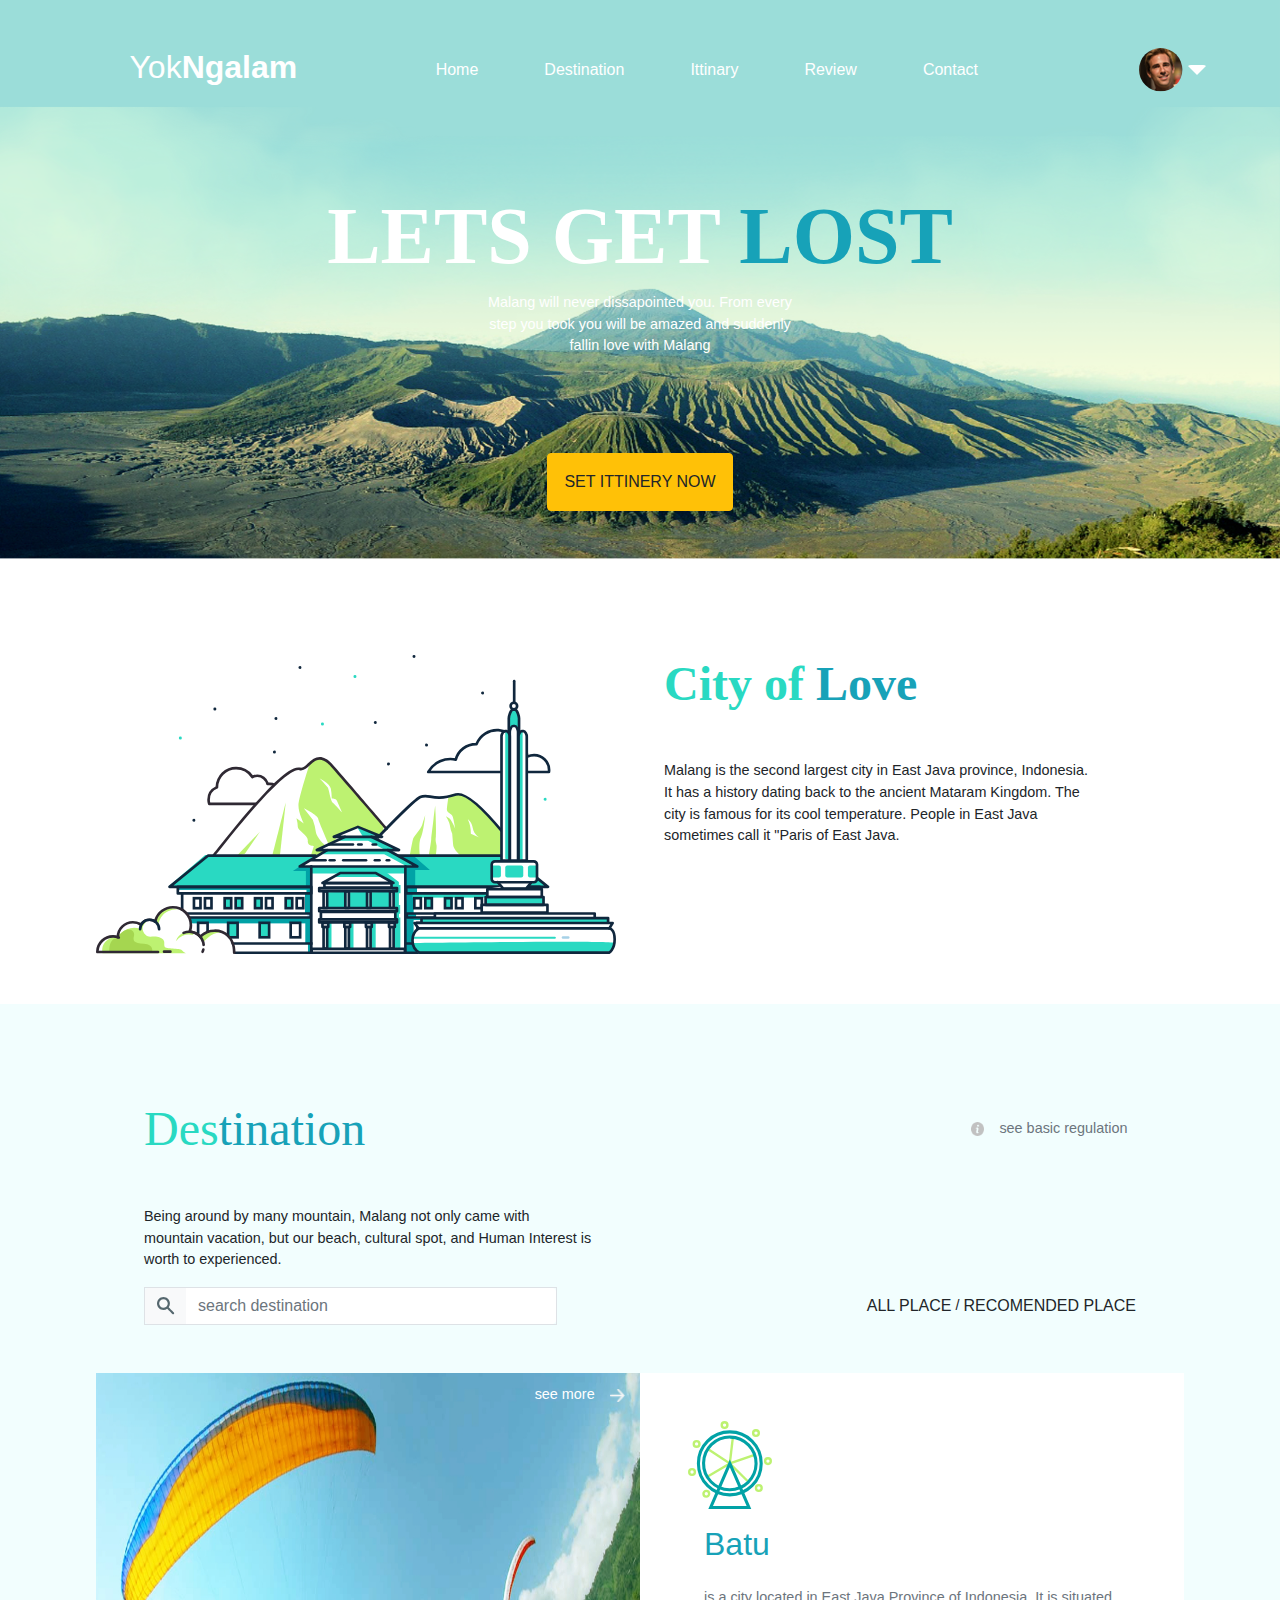
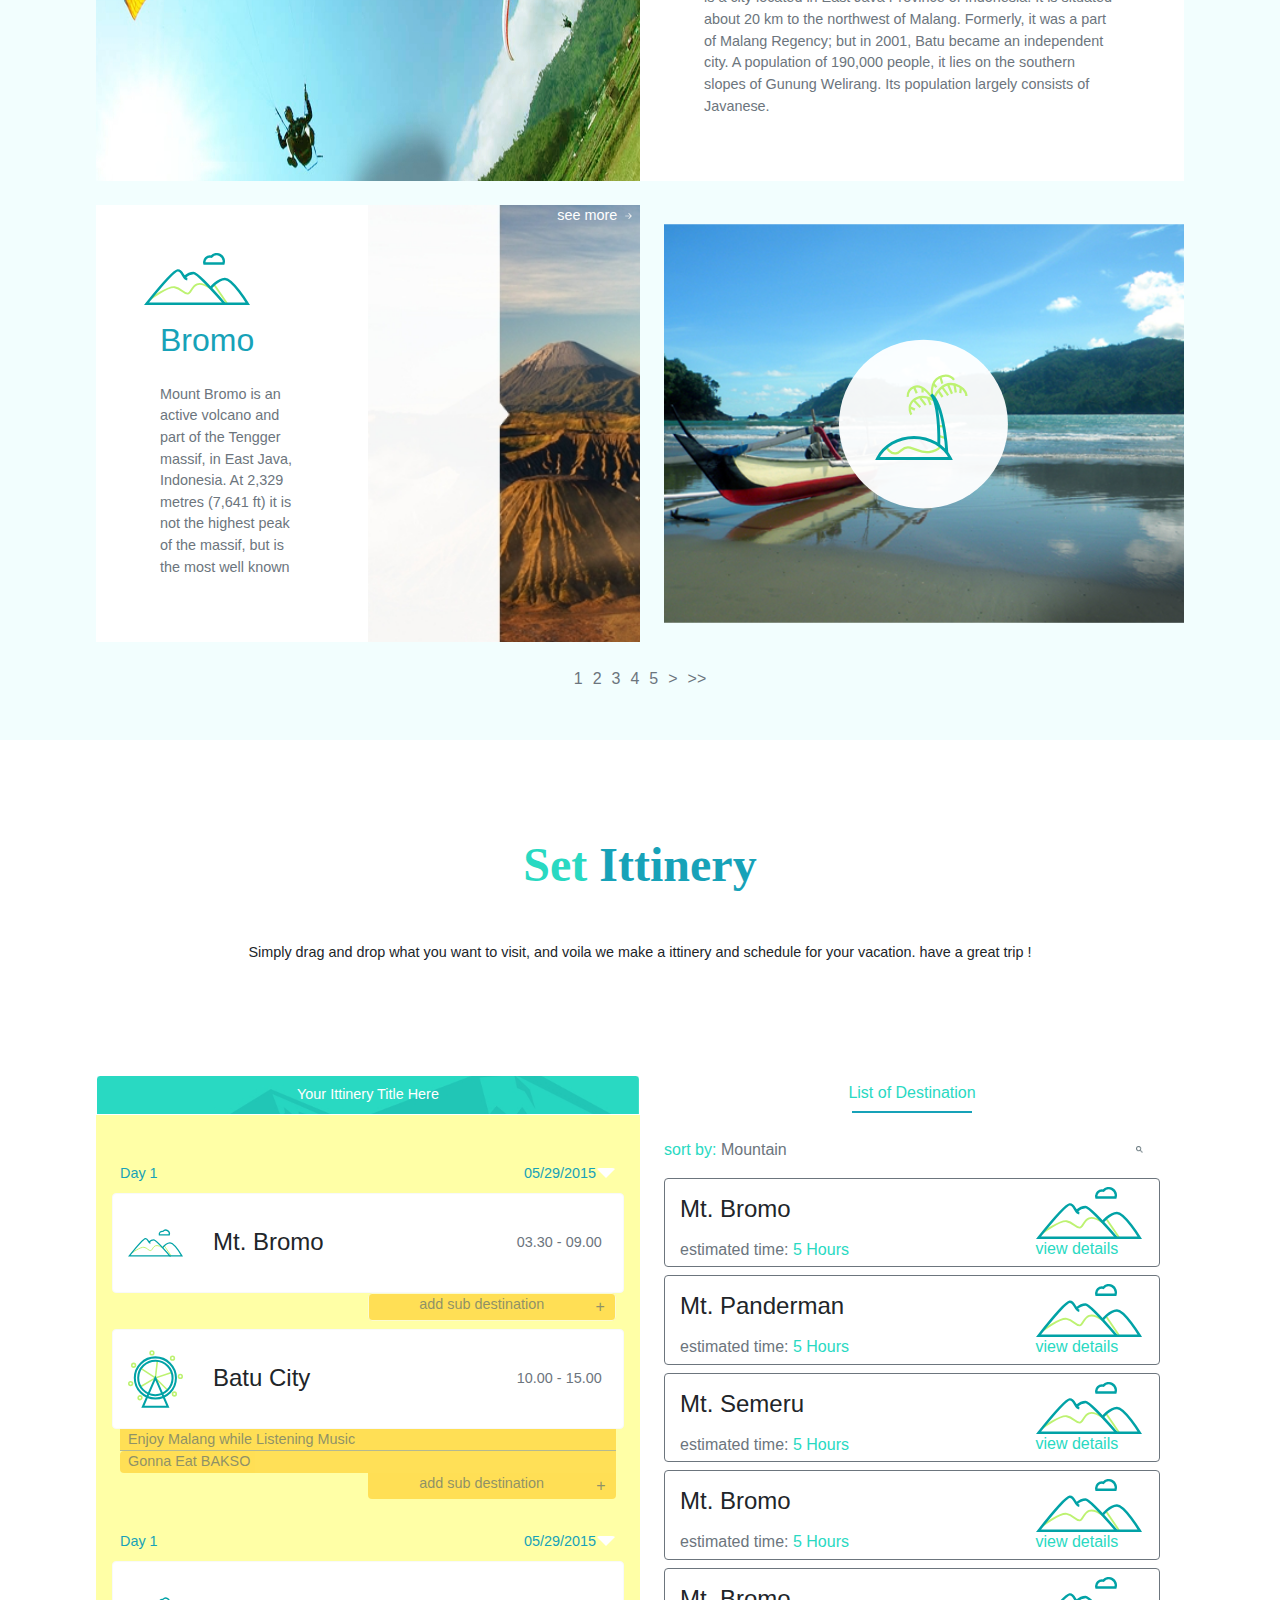
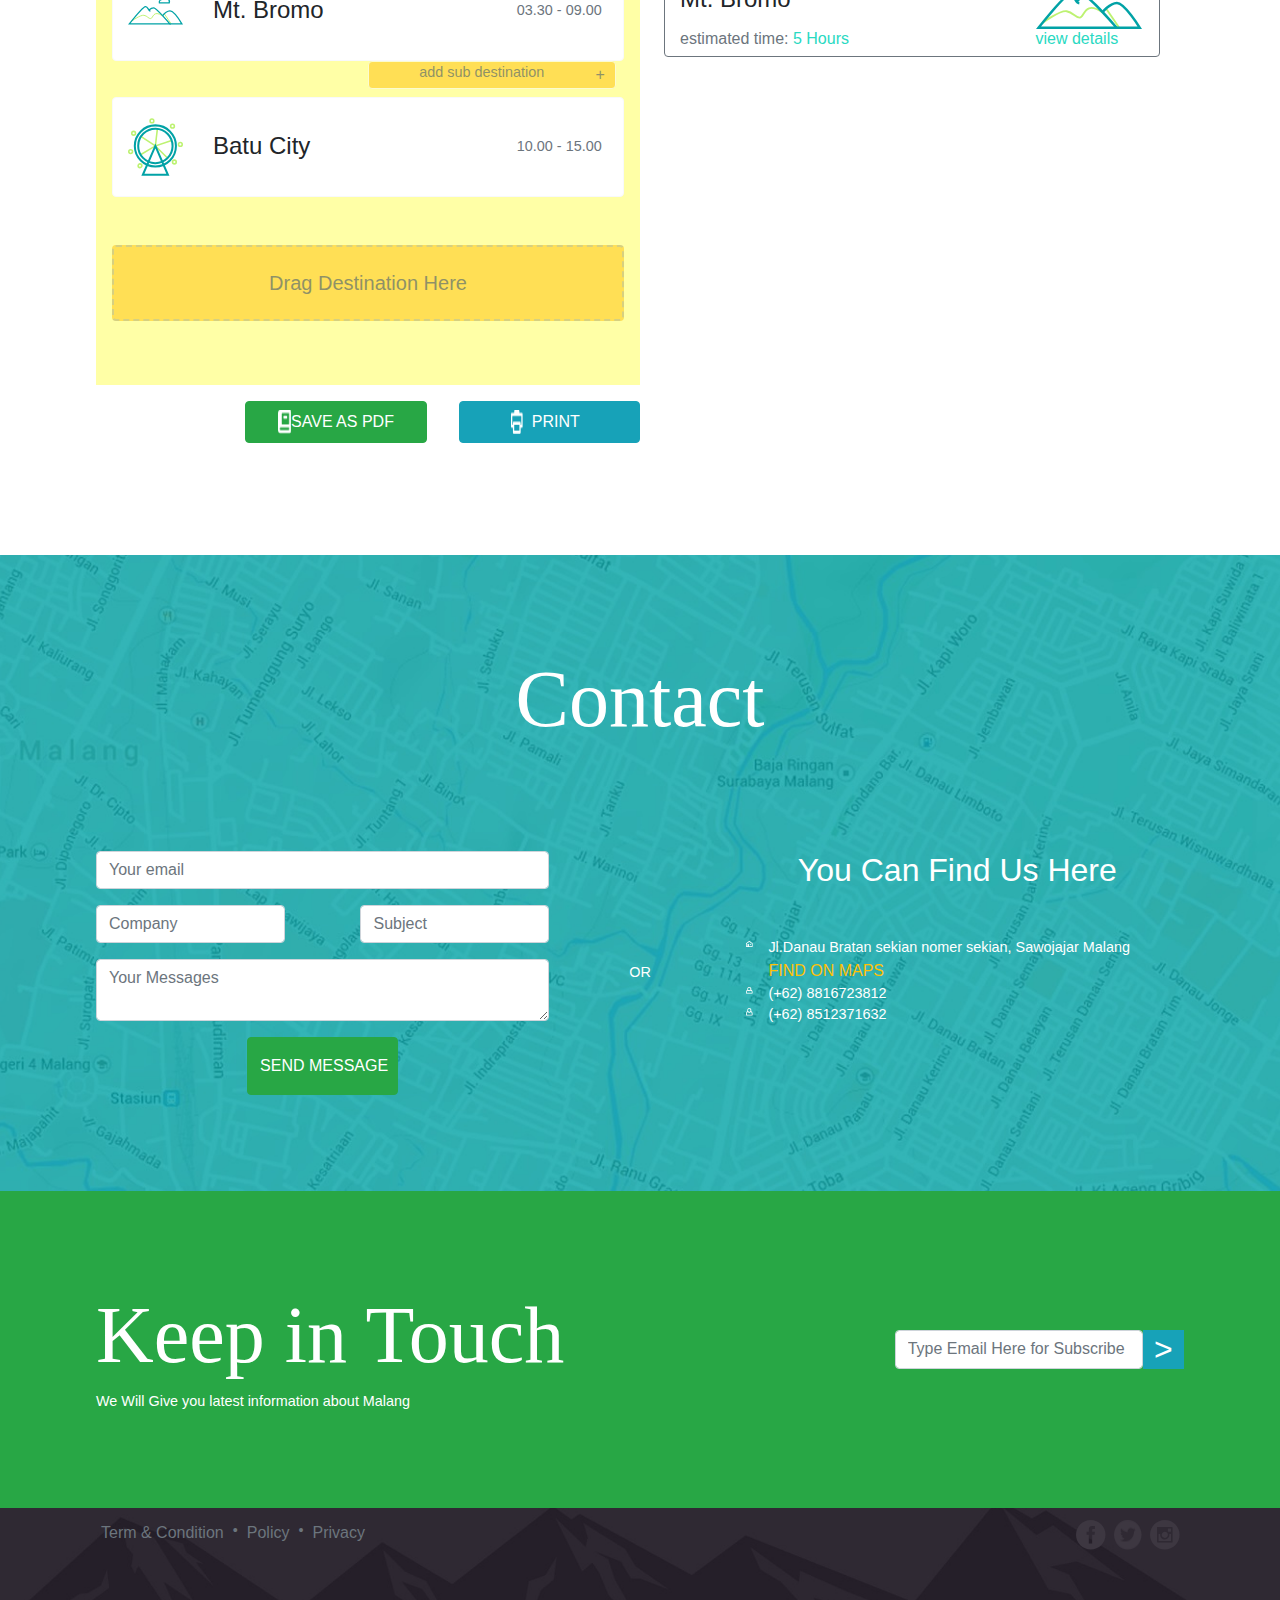
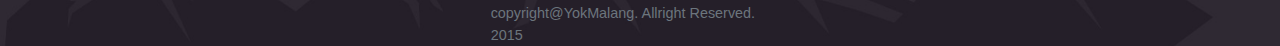
<file: #11 WWC Challange/index.html>
<!DOCTYPE html>
<html lang="en">

<head>
    <meta charset="UTF-8" />
    <meta http-equiv="X-UA-Compatible" content="IE=edge, Chrome=1">
    <title>Wekly WebDev Challenge #11</title>
    <meta name="description" content="HTML, CSS, Javascript and WWC">
    <meta name="viewport" content="width=device-width, initial-scale=1, shrink-to-fit=no">
    <link rel="stylesheet" href="https://stackpath.bootstrapcdn.com/bootstrap/4.2.1/css/bootstrap.min.css">
    <link rel="stylesheet" type="text/css" media="screen" href="css/style.css">
</head>

<body>
    <header></header>
    <article class="Intro m-0 p-0 text-white text-center">
        <nav class="row m-0 p-0 text-white">
            <h2 class="col-4 m-0 p-5">Yok<span class="font-weight-bold">Ngalam</span></h2>
            <ul class="row col-6 m-0 p-0 my-auto list-unstyled">
                <li class="btn m-0 mr-5 px-2 py-1 text-white">Home</li>
                <li class="btn m-0 mr-5 px-2 py-1   text-white">Destination</li>
                <li class="btn m-0 mr-5 px-2 py-1 text-white">Ittinary</li>
                <li class="btn m-0 mr-5 px-2 py-1 text-white">Review</li>
                <li class="btn m-0 mr-5 px-2 py-1 text-white">Contact</li>
            </ul>
            <div class="col-2 m-0 p-5">
                <img class="m-0 p-0" src="img/Clip.png" alt="Avatar"/>
                <div class="AvatarMenu btn m-0 p-0"></div>
            </div>
        </nav>
        <h1 class="mt-5 p-0 font-weight-bold">LETS GET <span class="text-info">LOST</span></h1>
        <p class="mb-5 p-0 w-25 mx-auto">Malang will never dissapointed you. From every step you took you will be amazed and suddenly fallin love with Malang</p>
        <button class="btn btn-warning m-5 p-3 rounded-pill">SET ITTINERY NOW</button>
    </article>
    <main class="mx-0 mt-5 p-0 position-relative">
        <article class="row m-0 ml-5 p-5">
            <img class="col-6 m-0 p-0 pr-5 h-100 w-100" src="img/Castle.svg" alt="Castle"/>
            <div class="col-6 m-0 p-0">
                <h3 class="m-0 p-0 font-weight-bold">City of <span class="text-info">Love</span></h3>
                <p class="mt-5 p-0 w-75 text-left">Malang is the second largest city in East Java province, Indonesia. It has a history dating back to the ancient Mataram Kingdom. The city is famous for its cool temperature. People in East Java sometimes call it "Paris of East Java.</p>
            </div>
        </article>
        <article class="Bg m-0 p-5">
            <section class="m-0 p-5">
                <div class="row m-0 mb-5 px-5">
                    <h3 class="col-10 m-0 p-0">Des<span class="text-info">tination</span></h3>
                    <div class="row col-2 m-0 p-0">
                        <img class="col-1 m-0 my-auto p-0 w-25" src="img/info.png" alt="Info" />
                        <p class="col-11 my-auto pr-0 text-muted">see basic regulation</p>
                    </div>
                </div>
                <p class="px-5 w-50">Being around by many mountain, Malang not only came with mountain vacation, but our beach, cultural spot, and Human Interest is worth to experienced.</p>
                <div class="row m-0 p-0 px-5">
                    <div class="col-5 input-group m-0 p-0 border rounded-pill">
                        <div class="input-group-prepend ">
                            <span class="input-group-text bg-light border-0" id="basic-addon1">
                                <img src="img/Search.png" alt="Search" />
                            </span>
                        </div>
                        <input type="text" class="form-control border-0" placeholder="search destination" aria-label="search" aria-describedby="basic-addon1" />
                    </div>
                    <div class="col-7 m-auto p-0 text-right">
                        <p class="btn m-0 p-0 border-0">ALL PLACE</p>
                        <span class="m-0 p-0">/</span>
                        <p class="btn m-0 p-0 border-0">RECOMENDED PLACE</p>
                    </div>
                </div>
            </section>
            <section class="row m-0 px-5">
                <div class="Clip1 col-6 p-0">
                    <div class="row m-0 p-0">
                        <p class="col-11 mx-0 my-auto p-0 text-white text-right">see more</p>
                        <img class="col-1 py-3" src="img/Forward.png" />
                    </div>
                </div>
                <div class="col-6 m-0 p-5 bg-white">
                    <img src="img/Coaster.svg" />
                    <h2 class="text-info p-3">Batu</h2>
                    <p class="text-secondary px-3">is a city located in East Java Province of Indonesia. It is situated about 20 km to the northwest of Malang. Formerly, it was a part of Malang Regency; but in 2001, Batu became an independent city. A population of 190,000 people, it lies on the southern slopes of Gunung Welirang. Its population largely consists of
                    Javanese.</p>
                </div>
            </section>
            <section class="row mx-0 my-4 px-5 h-100 w-100">
                <div class="col-3 m-0 p-5 bg-white">
                    <img src="img/Mountains.svg" />
                    <h2 class="text-info p-3">Bromo</h2>
                    <p class="text-secondary px-3">Mount Bromo is an active volcano and part of the Tengger massif, in East Java, Indonesia. At 2,329 metres (7,641 ft) it is not the highest peak of the massif, but is the most well known</p>
                </div>
                <div class="Clip2 col-3 p-0">
                    <div class="row m-0 p-0">
                        <p class="col-11 mx-0 my-auto p-0 text-white text-right">see more</p>
                        <img class="col-1 p-2" src="img/Forward.png" />
                    </div>
                </div>
                <div class="col-6 m-0 pl-4 p-0 w-100">
                    <img class="m-0 p-0 h-100 w-100" src="img/Clip3.svg" />
                </div>
            </section>
            <section class="row m-0 p-0">
                <h10 class="btn text-muted col-auto ml-auto mr-2 p-0">1</h10>
                <h10 class="btn text-muted col-auto m-0 mr-2 p-0">2</h10>
                <h10 class="btn text-muted col-auto m-0 mr-2 p-0">3</h10>
                <h10 class="btn text-muted col-auto m-0 mr-2 p-0">4</h10>
                <h10 class="btn text-muted col-auto m-0 mr-2 p-0">5</h10>
                <h10 class="btn text-muted col-auto m-0 mr-2 p-0">></h10>
                <h10 class="btn text-muted col-auto mr-auto mr-2 p-0">>></h10>
            </section>
        </article>
        <article class="m-0 p-5">
            <div class="m-0 p-5 text-center">
                <h3 class="m-0 p-0 font-weight-bold">Set <span class="text-info">Ittinery</span></h3>
                <p class="mt-5 p-0">Simply drag and drop what you want to visit, and voila we make a ittinery and schedule for your vacation. have a great trip !</p>
            </div>
            <div class="row m-0 p-5">
                <section class="col-6 m-0 p-0 text-center">
                    <div class="Montain m-0 p-2 text-white border border-white rounded-top">
                        <p class="m-0">Your Ittinery Title Here</p>
                    </div>
                    <div class="Planer m-0 p-3">
                        <div class="my-4">
                            <div class="row m-0 p-2">
                                <p class="col-6 text-left text-info m-0 p-0">Day 1</p>
                                <div class="row col-6 m-0 p-0">
                                    <p class="text-info m-0 ml-auto my-auto p-0">05/29/2015</p>
                                    <div class="AvatarMenu btn m-0 my-auto p-0"></div>
                                </div>
                            </div>
                            <div>
                                <div class="row m-0 p-0 bg-white border border-light rounded">
                                    <img class="img col-2 my-1" src="img/Mountains.svg" />
                                    <h4 class="col-7 text-left m-auto">Mt. Bromo</h4>
                                    <p class="col-3 text-muted m-auto">03.30 - 09.00</p>
                                </div>
                                <div class="mx-2">
                                    <div class="row opacity w-50 m-0 ml-auto p-0 bg-warning border border-light rounded">
                                        <p class="col-11 m-0 p-0">add sub destination</p>
                                        <div class="btn col-1 p-0 pr-3">+</div>
                                    </div>
                                </div>
                            </div>
                            <div class="my-2">
                                <div class="row m-0 p-0 bg-white border border-light rounded">
                                    <img class="img col-2 my-1" src="img/Coaster.svg" />
                                    <h4 class="col-7 text-left m-auto">Batu City</h4>
                                    <p class="col-3 text-muted m-auto">10.00 - 15.00</p>
                                </div>
                                <div class="mx-2">
                                    <div class="row opacity m-0 p-0 px-2 bg-warning border-bottom border-secondary">
                                        <h10 class="m-0">Enjoy Malang while Listening Music</h10>
                                    </div>
                                    <div class="row opacity m-0 p-0 px-2 bg-warning rounded-left">
                                        <h10 class="m-0">Gonna Eat BAKSO</h10>
                                    </div>
                                    <div class="row opacity w-50 m-0 ml-auto p-0 bg-warning rounded-bottom">
                                        <p class="col-11 m-0 p-0">add sub destination</p>
                                        <div class="btn col-1 p-0 pr-3">+</div>
                                    </div>
                                </div>
                            </div>
                        </div>
                        <div class="my-4">
                            <div class="row m-0 p-2">
                                <p class="col-6 text-left text-info m-0 p-0">Day 1</p>
                                <div class="row col-6 m-0 p-0">
                                    <p class="text-info m-0 ml-auto my-auto p-0">05/29/2015</p>
                                    <div class="AvatarMenu btn m-0 my-auto p-0"></div>
                                </div>
                            </div>
                            <div>
                                <div class="row m-0 p-0 bg-white border border-light rounded">
                                    <img class="img col-2 my-1" src="img/Mountains.svg" />
                                    <h4 class="col-7 text-left m-auto">Mt. Bromo</h4>
                                    <p class="col-3 text-muted m-auto">03.30 - 09.00</p>
                                </div>
                                <div class="mx-2">
                                    <div class="row opacity w-50 m-0 ml-auto p-0 bg-warning border border-light rounded">
                                        <p class="col-11 m-0 p-0">add sub destination</p>
                                        <div class="btn col-1 p-0 pr-3">+</div>
                                    </div>
                                </div>
                            </div>
                            <div class="my-2">
                                <div class="row m-0 p-0 bg-white border border-light rounded">
                                    <img class="img col-2 my-1" src="img/Coaster.svg" />
                                    <h4 class="col-7 text-left m-auto">Batu City</h4>
                                    <p class="col-3 text-muted m-auto">10.00 - 15.00</p>
                                </div>
                                <div class="dashed row opacity m-0 my-5 p-0 px-2 bg-warning rounded">
                                    <h5 class="m-auto p-4">Drag Destination Here</h5>
                                </div>
                            </div>
                        </div>
                    </div>
                    <div class="row m-0 p-0">
                        <button type="button" class="btn btn-success rounded-pill row col-4 m-3 ml-auto py-2">
                            <div class="row m-0">
                                <img class="col-1 p-0 ml-auto" src="img/Book.png" />
                                <p class="col-8 p-0 my-auto mr-auto">SAVE AS PDF</p>
                            </div>
                        </button>
                        <button type="button" class="btn btn-info rounded-pill col-4 my-3 ml-3 py-2">
                            <div class="row m-0">
                                <img class="col-1 p-0 ml-auto" src="img/Printer.png" />
                                <p class="col-5 p-0 my-auto mr-auto">PRINT</p>
                            </div>
                        </button>
                    </div>
                </section>
                <section class="col-6 m-0 px-4">
                    <div class="m-0 p-2 text-center">
                        <h6 class="m-0">List of Destination</h6>
                        <div class="border border-info border-bottom w-25 mx-auto my-2"></div>
                    </div>
                    <div>
                        <div class="row m-0">
                            <div class="col-11 m-0 p-0 my-auto">
                                <h6 class="m-0">sort by:<span class="text-muted"> Mountain</span></h6>
                            </div>
                            <img class="btn col-1 p-3" src="img/Search.png" />
                        </div>
                        <div class="row m-0 my-2 border border-secondary rounded">
                            <div class="col-9 my-auto">
                                <h4 class="my-2">Mt. Bromo</h4>
                                <h6 class="m-0 pt-2"><span class="text-muted">estimated time:</span> 5 Hours</h6>
                            </div>
                            <div class="col-3 p-0 py-2 my-auto">
                                <img src="img/Mountains.svg" />
                                <h6 class="m-0">view details</h6>
                            </div>
                        </div>
                        <div class="row m-0 my-2 border border-secondary rounded">
                            <div class="col-9 my-auto">
                                <h4 class="my-2">Mt. Panderman</h4>
                                <h6 class="m-0 pt-2"><span class="text-muted">estimated time:</span> 5 Hours</h6>
                            </div>
                            <div class="col-3 p-0 py-2 my-auto">
                                <img src="img/Mountains.svg" />
                                <h6 class="m-0">view details</h6>
                            </div>
                        </div>
                        <div class="row m-0 my-2 border border-secondary rounded">
                            <div class="col-9 my-auto">
                                <h4 class="my-2">Mt. Semeru</h4>
                                <h6 class="m-0 pt-2"><span class="text-muted">estimated time:</span> 5 Hours</h6>
                            </div>
                            <div class="col-3 p-0 py-2 my-auto">
                                <img src="img/Mountains.svg" />
                                <h6 class="m-0">view details</h6>
                            </div>
                        </div>
                        <div class="row m-0 my-2 border border-secondary rounded">
                            <div class="col-9 my-auto">
                                <h4 class="my-2">Mt. Bromo</h4>
                                <h6 class="m-0 pt-2"><span class="text-muted">estimated time:</span> 5 Hours</h6>
                            </div>
                            <div class="col-3 p-0 py-2 my-auto">
                                <img src="img/Mountains.svg" />
                                <h6 class="m-0">view details</h6>
                            </div>
                        </div>
                        <div class="row m-0 my-2 border border-secondary rounded">
                            <div class="col-9 my-auto">
                                <h4 class="my-2">Mt. Bromo</h4>
                                <h6 class="m-0 pt-2"><span class="text-muted">estimated time:</span> 5 Hours</h6>
                            </div>
                            <div class="col-3 p-0 py-2 my-auto">
                                <img src="img/Mountains.svg" />
                                <h6 class="m-0">view details</h6>
                            </div>
                        </div>
                    </div>
                </section>
            </sec>
        </article>
        <article class="Contact m-0 p-5 text-white text-center">
            <div class="m-0 p-5">
                <h1>Contact</h1>
            </div>
            <div class="row m-0 p-5">
                <div class="col-5 p-0">
                    <input type="email" class="form-control" placeholder="Your email" aria-label="email" aria-describedby="basic-addon1">
                    <div class="row m-0 my-3">
                        <input type="text" class="col-5 form-control" placeholder="Company" aria-label="Username" aria-describedby="basic-addon1">
                        <input type="text" class="col-5 form-control ml-auto" placeholder="Subject" aria-label="Username" aria-describedby="basic-addon1">
                    </div>
                    <textarea class="form-control" placeholder="Your Messages"></textarea>
                    <button type="button" class="btn btn-success rounded-pill row col-4 m-0 mt-3 py-3">
                        <h7>SEND MESSAGE</h7>
                    </button>
                </div>
                <div class="col-2 my-auto p-0">
                    <h7>OR</h7>
                </div>
                <div class="col-5 p-0">
                    <h2>You Can Find Us Here</h2>
                    <div class="row m-0 mt-5">
                        <img class="col-1 pt-1 mb-auto" src="img/home.png" />
                        <p class="col-11 m-0 p-0 text-left">Jl.Danau Bratan sekian nomer sekian, Sawojajar Malang</br><span class="btn text-warning p-0 border-0">FIND ON MAPS</span></p>
                    </div>
                    <div class="row m-0">
                        <img class="col-1 pt-1 mb-auto" src="img/User.png" />
                        <p class="col-11 m-0 p-0 text-left">(+62) 8816723812</p>
                    </div>
                    <div class="row m-0">
                        <img class="col-1 pt-1 mb-auto" src="img/User.png" />
                        <p class="col-11 m-0 p-0 text-left">(+62) 8512371632</p>
                    </div>
                </div>
            </div>
        </article>
        <article class="row m-0 p-5 bg-success text-white">
            <div class="col-6 m-0 p-5">
                <h1>Keep in Touch</h1>
                <h7>We Will Give you latest information about Malang</h7>
            </div>
            <div class="row col-6 p-5 m-0 my-auto">
                <input type="email" class="col-6 ml-auto form-control" placeholder="Type Email Here for Subscribe" aria-label="email" aria-describedby="basic-addon1">
                <div class="col-1 p-0 bg-info text-center">
                    <h2 class="m-0 rounded-right">></h2>
                </div>
            </div>
        </article>
    </main>
    <footer class="row m-0 px-5 h-100 text-muted">
        <div class="row col-4 m-0 pt-0 pb-5 px-5 py-2">
            <p class="col-auto m-0 p-1 pb-5"><span class="btn mp-0 p-0 text-muted">Term & Condition</span></p>
            <p class="col-auto m-0 p-1 pb-5">•</p>
            <p class="col-auto m-0 p-1 pb-5"><span class="btn mp-0 p-0 text-muted">Policy</span></p>
            <p class="col-auto m-0 p-1 pb-5">•</p>
            <p class="col-auto m-0 p-1 pb-5"><span class="btn mp-0 p-0 text-muted">Privacy</span></p>
        </div>
        <p class="col-4 m-0 mt-auto pb-0 pt-5 px-5 ">copyright@YokMalang. Allright Reserved. 2015</p>
        <div class="row col-4 m-0 pt-0 pb-5 px-5 py-2">
            <img class="col-auto m-0 ml-auto p-1 pb-5" src="img/facebook.png" />
            <img class="col-auto m-0 p-1 pb-5" src="img/twitter.png" />
            <img class="col-auto m-0 p-1 pb-5" src="img/aparat.png" />
        </div>
    </footer>
</body>

</html>
</file>
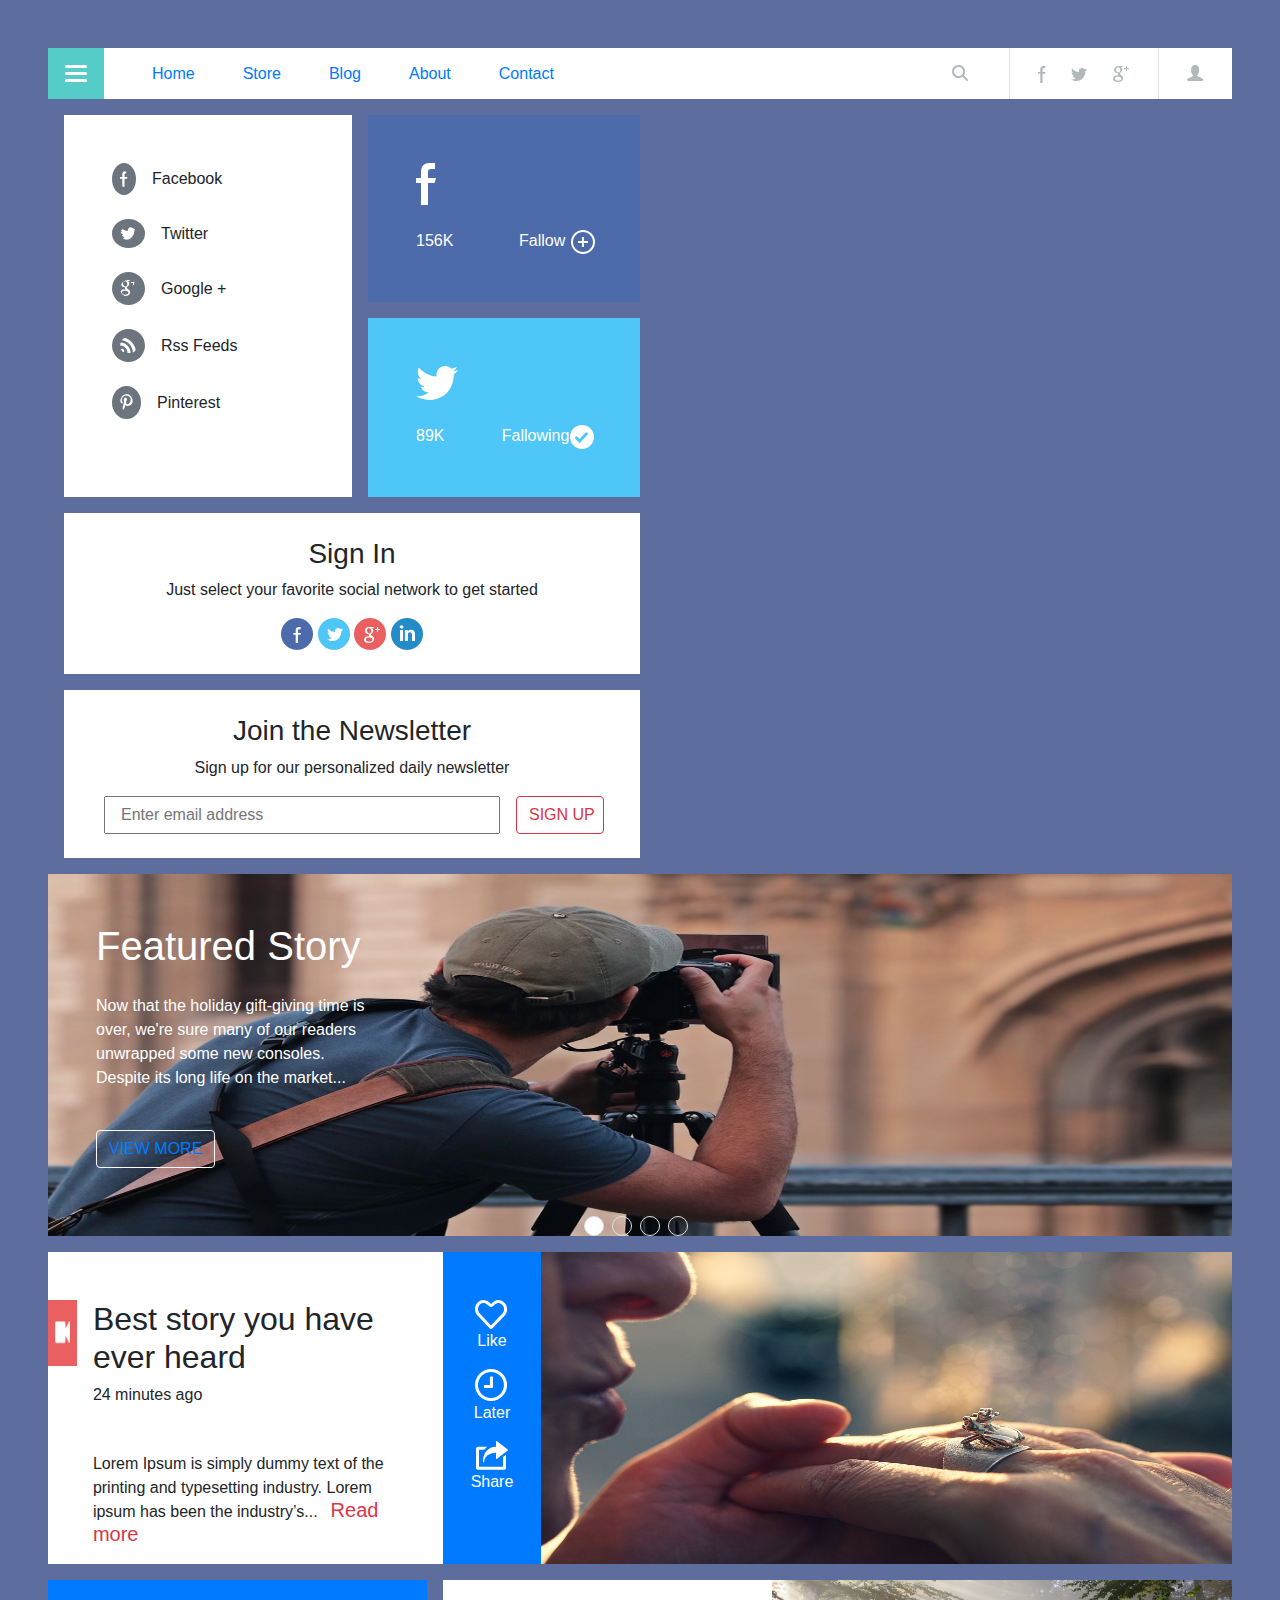
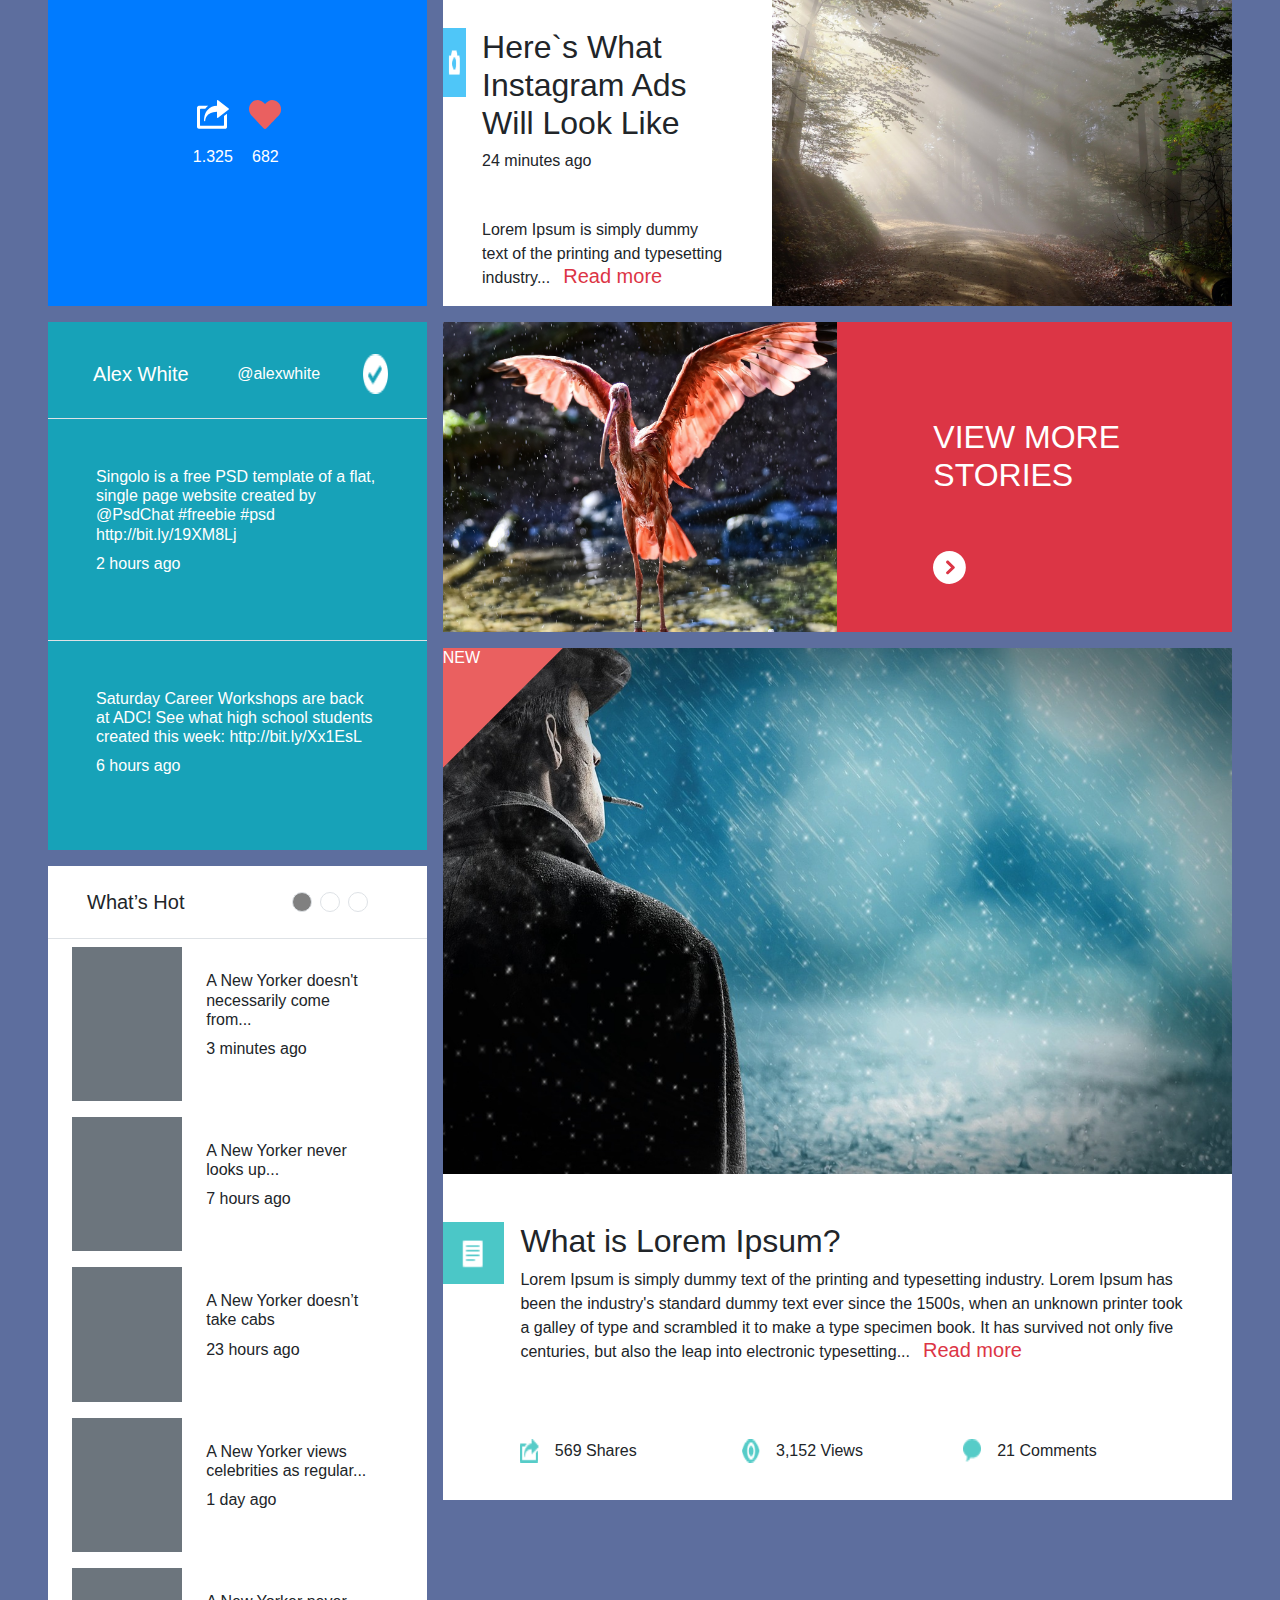
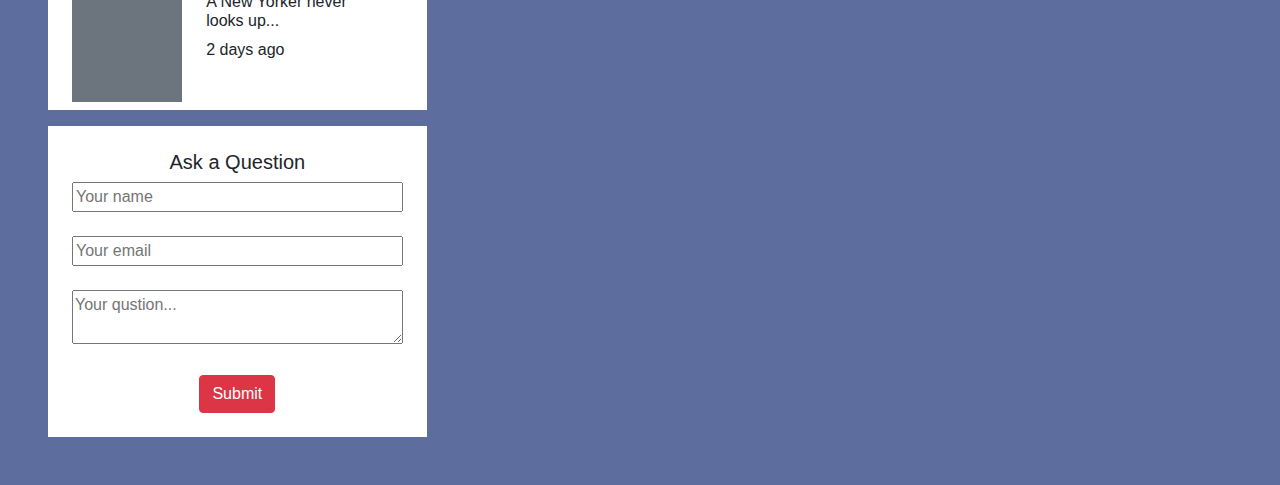
<file: #4 WWC Challange/index.html>
<!DOCTYPE html>
<html lang="en">

<head>
    <meta charset="UTF-8" />
    <meta http-equiv="X-UA-Compatible" content="IE=edge, Chrome=1">
    <title>Wekly WebDev Challenge #4</title>
    <meta name="description" content="HTML, CSS, Javascript and WWC">
    <meta name="viewport" content="width=device-width, initial-scale=1, shrink-to-fit=no">
    <link rel="stylesheet" href="https://stackpath.bootstrapcdn.com/bootstrap/4.2.1/css/bootstrap.min.css">
    <link rel="stylesheet" type="text/css" media="screen" href="./css/style.css">
</head>

<body>
    <header class="container-fluid row m-0 mb-3 p-0">
        <nav class="row col-9 m-0 p-0">
            <ul class="MenuBar navbar list-unstyled p-3 m-0 mr-4">
                <li class="navbar-toggler p-0">
                    <img id="hamburger" class="navbar-nav" src="img/MenuMenuIcon.png" alt="Navbar"/>
                </li>
            </ul>
            <ul class="row list-unstyled m-0">
                <li class="list-group">
                    <a href="#" class="p-0 mx-4 mt-auto mb-auto text-reset text-decoration-none">
                        <p class="m-0">Home</p>
                    </a>
                </li>
                <li class="list-group">
                    <a href="#" class="p-0 mx-4 mt-auto mb-auto text-reset text-decoration-none">
                        <p class="m-0">Store</p>
                    </a>
                </li>
                <li class="list-group">
                    <a href="#" class="p-0 mx-4 mt-auto mb-auto text-reset text-decoration-none">
                        <p class="m-0">Blog</p>
                    </a>
                </li>
                <li class="list-group">
                    <a href="#" class="p-0 mx-4 mt-auto mb-auto text-reset text-decoration-none">
                        <p class="m-0">About</p>
                    </a>
                </li>
                <li class="list-group">
                    <a href="#" class="p-0 mx-4 mt-auto mb-auto text-reset text-decoration-none">
                        <p class="m-0">Contact</p>
                    </a>
                </li>
            </ul>
        </nav>
        <div class="row col-3 m-0 p-0">
            <div class="d-flex col-3 border-right">
                <img class="navbar-toggler p-0 align-self-center" src="img/SearchMenuIcon.png" alt="Search">
            </div>
            <div class="d-flex col-6">
                <a href="https://www.facebook.com" target="_blank" class="p-0 mx-auto align-self-center">
                    <img src="img/FacebookMenuIcon.png" alt="Facebook" />
                </a>
                <a href="https://twitter.com" target="_blank" class="p-0 mx-auto align-self-center">
                    <img src="img/TwitterMenuIcon.png" alt="Twitter" />
                </a>
                <a href="https://plus.google.com" target="_blank" class="p-0 mx-auto align-self-center">
                    <img src="img/G+IconMenu.png" alt="G+" />
                </a>
            </div>
            <div class="d-flex col-3 border-left">
                <img class="navbar-toggler p-0 mx-auto align-self-center" src="img/LoginMenuIcon.png" alt="Login"/>
            </div>
        </div>
    </header>
    <article class="container-fluid row p-0 m-0">
        <aside class="off row col-6 p-0 m-0">
            <div class="col-6 p-0">
                <ul class="bg-white m-0 p-0">
                    <li class="row m-0 pl-4 py-3 border navbar-toggler">
                        <img class="col-2 p-0" src="img/HomeAsideIcon.png" alt="Home"/>
                        <p class="col-10 m-0">Home</p>
                    </li>
                    <li class="row m-0 pl-4 py-3 border navbar-toggler">
                        <img class="col-2 p-0" src="img/ShopAsideIcon.png" alt="Store"/>
                        <p class="col-10 m-0">Store</p>
                    </li>
                    <li id="Blog" class="row m-0 pl-4 py-3 border navbar-toggler">
                        <img class="col-2 p-0" src="img/NoteAsideIcon.png" alt="Blog"/>
                        <p class="col-10 m-0">Blog</p>
                    </li>
                    <li class="row m-0 pl-4 py-3 border navbar-toggler">
                        <img class="col-2 p-0" src="img/UsersAsideIcon.png" alt="Community"/>
                        <p class="col-10 m-0">Community</p>
                    </li>
                    <li class="row m-0 pl-4 py-3 border navbar-toggler">
                        <img class="col-2 p-0" src="img/TrophyAsideIcon.png" alt="Contests"/>
                        <p class="col-10 m-0">Contests</p>
                    </li>
                    <li class="row m-0 pl-4 py-3 border navbar-toggler">
                        <img class="col-2 p-0" src="img/InfoAsideIcon.png" alt="About"/>
                        <p class="col-10 m-0">About</p>
                    </li>
                    <li class="row m-0 pl-4 py-3 border navbar-toggler">
                        <img class="col-2 p-0" src="img/EmailAsideIcon.png" alt="Contact"/>
                        <p class="col-10 m-0">Contact</p>
                    </li>
                <ul class="Info list-unstyled m-0 px-3 py-3">
                    <li class="row m-0 p-2">
                        <img class="col-2 p-0 my-auto" src="img/PhoneInfoIcon.png" alt="Phone"/>
                        <p class="col-10 m-0 text-white">(912) 555-1234</br>(912) 555-5678</p>
                    </li>
                    <li class="row m-0 p-2">
                        <img class="col-2 p-0 my-auto" src="img/PointerInfoIcon.png" alt="Location"/>
                        <p class="col-10 m-0 text-white">1600 Pennsylvania Ave NW, Washington DC 20500, USA</p>
                    </li>
                    <li class="row m-0 p-2">
                        <img class="col-2 p-0 my-auto" src="img/EmailInfoIcon.png" alt="Email"/>
                        <p class="col-10 m-0 text-white">hello@website.com</br>office@website.com</p>
                    </li>
                </ul>
            </div>
            <div id="BlogMenu" class="col-6 p-0 off">
                <ul class="Menu list-unstyled m-0">
                    <li class="p-2 px-4">
                        <div class="row colorMenu">
                            <a href="#" class="col-10 m-0 my-1 text-decoration-none text-reset">
                                <p class="m-0">Tech</p>
                            </a>
                            <span id="Menu-B-T" class="col-2 m-0 my-1 navbar-toggler">
                                <p class="MiniBar-B-T on m-0">></p>
                                <p class="MiniBar-B-T off m-0">+</p>
                            </span>
                        </div>
                        <ol id="MiniMenu-B-T" class="list-unstyled text-white on">
                            <li>
                                <a href="#" class="m-0 py-1 text-decoration-none text-reset">
                                    <p class="m-0">Software & Apps</p>
                                </a>
                            </li>
                            <li>
                                <a href="#" class="m-0 py-1 text-decoration-none text-reset">
                                    <p class="m-0">Gadgets</p>
                                </a>
                            </li>
                            <li>
                                <a href="#" class="m-0 py-1 text-decoration-none text-reset">
                                    <p class="m-0">Mobile</p>
                                </a>
                            </li>
                        </ol>
                    </li>
                    <li class="border-top border-secondary p-2 px-4">
                        <div class="row colorMenu">
                            <a href="#" class="col-10 m-0 my-1 text-decoration-none text-reset">
                                <p class="m-0">Entertainment</p>
                            </a>
                            <span id="Menu-B-E" class="col-2 m-0 my-1 navbar-toggler">
                                <p class="MiniBar-B-E on m-0">></p>
                                <p class="MiniBar-B-E off m-0">+</p>
                        </span>
                        </div>
                        <ol id="MiniMenu-B-E" class="list-unstyled text-white">
                            <li>
                                <a href="#" class="m-0 py-1 text-decoration-none text-reset">
                                    <p class="m-0">Film</p>
                                </a>
                            </li>
                            <li>
                                <a href="#" class="m-0 py-1 text-decoration-none text-reset">
                                    <p class="m-0">Gaming</p>
                                </a>
                            </li>
                            <li>
                                <a href="#" class="m-0 py-1 text-decoration-none text-reset">
                                    <p class="m-0">Music</p>
                                </a>
                            </li>
                            <li>
                                <a href="#" class="m-0 py-1 text-decoration-none text-reset">
                                    <p class="m-0">Sport</p>
                                </a>
                            </li>
                        </ol>
                    </li>
                    <li class="border-top border-secondary p-2 px-4">
                        <div class="row colorMenu">
                            <a href="#" class="col-10 m-0 my-1 text-decoration-none text-reset">
                                <p class="m-0">Business</p>
                            </a>
                            <span id="Menu-B-B" class="col-2 m-0 my-1 navbar-toggler">
                                <p class="MiniBar-B-B on m-0">></p>
                                <p class="MiniBar-B-B off m-0">+</p>
                            </span>
                        </div>
                        <ol id="MiniMenu-B-B" class="list-unstyled text-white">
                            <li>
                                <a href="#" class="m-0 py-1 text-decoration-none text-reset">
                                    <p class="m-0">Jobs</p>
                                </a>
                            </li>
                            <li>
                                <a href="#" class="m-0 py-1 text-decoration-none text-reset">
                                    <p class="m-0">Marketing</p>
                                </a>
                            </li>
                            <li>
                                <a href="#" class="m-0 py-1 text-decoration-none text-reset">
                                    <p class="m-0">Media</p>
                                </a>
                            </li>
                        </ol>
                    </li>
                    <li class="border-top border-secondary p-2 px-4">
                        <div class="row colorMenu">
                            <a href="#" class="col-10 m-0 my-1 text-decoration-none text-reset">
                                <p class="m-0 py-1">Lifestyle</p>
                            </a>
                            <span id="Menu-B-L" class="col-2 m-0 my-1 navbar-toggler">
                                <p class="MiniBar-B-L on m-0">></p>
                                <p class="MiniBar-B-L off m-0">+</p>
                            </span>
                        </div>
                        <ol id="MiniMenu-B-L" class="list-unstyled text-white">
                            <li>
                                <a href="#" class="m-0 py-1 text-decoration-none text-reset">
                                    <p class="m-0">Home</p>
                                </a>
                            </li>
                            <li>
                                <a href="#" class="m-0 py-1 text-decoration-none text-reset">
                                    <p class="m-0">Health & Fitmess</p>
                                </a>
                            </li>
                            <li>
                                <a href="#" class="m-0 py-1 text-decoration-none text-reset">
                                    <p class="m-0">Travel & Leisure</p>
                                </a>
                            </li>
                        </ol>
                    </li>
                </ul>
            </div>
        </aside>
        <section id="Intro" class="col-6 p-0 m-0 pl-3 w-100">
            <div class="row p-0 m-0">
                <div class="Icon col-6 bg-white m-0 p-5">
                    <div class="row m-0 mb-4">
                        <a href="https://www.facebook.com" target="_blank">
                            <img class="bg-secondary rounded-circle p-2 mr-3" src="img/FacebookMediaIcon.png" alt="Facebook"/>
                        </a>
                        <p class="my-auto">Facebook</p>
                    </div>
                    <div class="row m-0 mb-4">
                        <a href="https://twitter.com" target="_blank">
                            <img class="bg-secondary rounded-circle p-2 mr-3" src="img/TwitterMediaIcon.png" alt="Twitter"/>
                        </a>
                        <p class="my-auto">Twitter</p>
                    </div>
                    <div class="row m-0 mb-4">
                        <a href="https://plus.google.com" target="_blank">
                            <img class="bg-secondary rounded-circle p-2 mr-3" src="img/G+MediaIcon.png" alt="G+"/>
                        </a>
                        <p class="my-auto">Google +</p>
                    </div>
                    <div class="row m-0 mb-4">
                        <a href="https://feedly.com" target="_blank">
                            <img class="bg-secondary    rounded-circle p-2 mr-3" src="img/RssMediaIcon.png" alt="Rss"/>
                        </a>
                        <p class="my-auto">Rss Feeds</p>
                    </div>
                    <div class="row m-0">
                        <a href="https://www.pinterest.com" target="_blank">
                            <img class="bg-secondary rounded-circle p-2 mr-3" src="img/PinterestMediaIcon.png" alt="Pinterest"/>
                        </a>
                        <p class="my-auto">Pinterest</p>
                    </div>
                </div>
                <div class="col-6 p-0 pl-3 m-0">
                    <div class="colorFacebook p-5 mb-3">
                        <img class="mb-4"   src="img/FacebookSocialIcon.png" alt="Facebook"/>
                        <div class="row text-white">
                            <p class="col-6 m-auto">156K</p>
                            <p class="col-3 m-auto">Fallow</p>
                            <a href="https://www.facebook.com" target="_blank" class="col-3">
                                <img src="img/FollowSocial.png" alt="Facebook"/>
                            </a>
                        </div>
                    </div>
                    <div class="colorTwitter p-5">
                        <img class="mb-4" src="img/TwitterSocialIcon.png" alt="Twitter"/>
                        <div class="row text-white">
                            <p class="col-5 m-auto">89K</p>
                            <p class="col-4 m-auto">Fallowing</p>
                            <a href="https://www.twitter.com" target="_blank" class="col-3">
                                <img src="img/FollowSocialUser.png" alt="Twitter"/>
                            </a>
                        </div>
                    </div>
                </div>
            </div>
            <div class="bg-white p-4 my-3 w-100">
                <h3 class="text-center">Sign In</h3>
                <p class="text-center">Just select your favorite social network to get started</p>
                <div  class="text-center">
                    <a href="https://facebook.com" target="_blank" class="text-decoration-none">
                        <img src="img/Fb.png" alt="Facebook"/>
                    </a>
                    <a href="https://twitter.com" target="_blank" class="text-decoration-none">
                        <img src="img/Twitter.png" alt="Twitter"/>
                    </a>
                    <a href="https://plus.google.com" target="_blank" class="text-decoration-none">
                        <img src="img/G+.png" alt="G+"/>
                    </a>
                    <a href="https://Linkedin.com" target="_blank" class="text-decoration-none">
                        <img src="img/Linkedin.png" alt="Linkedin"/>
                    </a>
                </div>
            </div>
            <div class="bg-white p-4 w-100">
                <h3 class="text-center">Join the Newsletter</h3>
                <p class="text-center">Sign up for our personalized daily newsletter</p>
                <div class="row m-0 p-0">
                    <input class="col-sm-9 mx-3" placeholder="Enter email address"/>
                    <button type="button" class="col-2 btn btn-outline-danger">SIGN UP</button>
                </div>
            </div>
        </section>
    </article>
    <main>
        <article id="AlbumArt1" class="Album m-0 p-0">
            <div id="TextArt1" class="m-0 pb-0 mt-3 px-5 pt-5 position-relative">
                <h1 class="text-white mb-4">Featured Story</h1>
                <p class="w-25 text-white">Now that the holiday gift-giving time is over, we're sure many of our readers unwrapped some new consoles. Despite its long life on the market...</p>
                <button type="button" class="btn btn-outline-light mt-4">
                    <a href="#" class="text-reset text-decoration-none">VIEW MORE</a>
                </button>
            </div>
            <div id="TextArt2" class="off m-0 pb-0 mt-3 px-5 pt-5">
                <h1 class="text-white mb-4">TEST 1</h1>
                <p class="w-25 text-white">Now that the holiday gift-giving time is over, we're sure many of our readers unwrapped some new consoles. Despite its long life on the market...</p>
                <button type="button" class="btn btn-outline-light mt-4">
                    <a href="#" class="text-reset text-decoration-none">VIEW MORE</a>
                </button>
            </div>
            <div id="TextArt3" class="off m-0 pb-0 mt-3 px-5 pt-5">
                <h1 class="text-white mb-4">TEST 2</h1>
                <p class="w-25 text-white">Now that the holiday gift-giving time is over, we're sure many of our readers unwrapped some new consoles. Despite its long life on the market...</p>
                <button type="button" class="btn btn-outline-light mt-4">
                    <a href="#" class="text-reset text-decoration-none">VIEW MORE</a>
                </button>
            </div>
            <div id="TextArt4" class="off m-0 pb-0 mt-3 px-5 pt-5">
                <h1 class="text-white mb-4">TEST 3</h1>
                <p class="w-25 text-white">Now that the holiday gift-giving time is over, we're sure many of our readers unwrapped some new consoles. Despite its long life on the market...</p>
                <button type="button" class="btn btn-outline-light mt-4">
                    <a href="#" class="text-reset text-decoration-none">VIEW MORE</a>
                </button>
            </div>
            <div class="d-flex row p-0 m-0 justify-content-center">
                <div id="CircleWhite1" class="white Circle border rounded-circle mt-5 m-0 p-0 mr-2 w-10 navbar-toggler"></div>
                <div id="CircleWhite2" class="Circle border rounded-circle mt-5 m-0 p-0 mr-2 w-10 navbar-toggler"></div>
                <div id="CircleWhite3" class="Circle border rounded-circle mt-5 m-0 p-0 mr-2 w-10 navbar-toggler"></div>
                <div id="CircleWhite4" class="Circle border rounded-circle mt-5 m-0 p-0 mr-2 w-10 navbar-toggler"></div>
            </div>
        </article>
        <article class="row m-0 p-0 mt-3">
            <div class="row col-4 bg-white m-0 p-0 pt-5 pr-5">
                <img class="col-1 m-0 p-0 h-25" src="img/Video.png" alt="Video"/>
                <div class="col-11 m-0 p-0 pl-3">
                    <h2>Best story you have ever heard</h2>
                    <h6 class="mb-5">24 minutes ago</h6>
                    <p>Lorem Ipsum is simply dummy text of the printing and typesetting industry. Lorem ipsum has been the industry’s...<span class="text-danger navbar-toggler">Read more</span></p>
                </div>
            </div>
            <div class="d-flex flex-column col-1 m-0 py-5 text-center bg-primary text-white">
                <div>
                    <img src="img/Heart.png" alt="Heart"/>
                    <p>Like</p>
                </div>
                <div>
                    <img src="img/Clock.png" alt="Clock"/>
                    <p>Later</p>
                </div>
                <div>
                    <img src="img/Share.png" alt="Share"/>
                    <p>Share</p>
                </div>
            </div>
            <div class="Store col-7 m-0 p-0"></div>
        </article>
        <article class="row m-0 p-0 mt-3">
                <div class="col-4 m-0 p-0 pr-3">
                    <div class="row m-0 p-0 text-white bg-primary text-center h-100">
                        <div class="m-0 p-0 mr-3 my-auto ml-auto">
                            <img class="mb-3" src="img/Share.png" alt="Share"/>
                            <p>1.325</p>
                        </div>
                        <div class="m-0 p-0 my-auto mr-auto">
                            <img class="mb-3" src="img/HeartRed.png" alt="Heart"/>
                            <p>682</p>
                        </div>
                    </div>
                </div>
                <div class="row col-8 m-0 p-0">
                    <div class="row col-5 bg-white m-0 p-0 pt-5 pr-5">
                        <img class="col-1 m-0 p-0 h-25" src="img/Camera.png" alt="Camera"/>
                        <div class="col-11 m-0 p-0 pl-3">
                            <h2>Here`s What Instagram Ads Will Look Like</h2>
                            <h6 class="mb-5">24 minutes ago</h6>
                            <p>Lorem Ipsum is simply dummy text of the printing and typesetting industry...<span class="text-danger navbar-toggler">Read more</span></p>
                        </div>
                    </div>
                    <div class="Instagram col-7 m-0 p-0"></div>
                </div>
        </article>
        <article class="row m-0 p-0 mt-3">
            <section class="col-4 m-0 p-0 pr-3">
                <div class="m-0 py-2 bg-info text-white">
                    <div class="row m-0 p-4 text-center">
                        <h5 class="col-5 m-auto p-2">Alex White</h5>
                        <p class="col-5 p-2 m-auto pl-0">@alexwhite</p>
                        <img  class="col-2" src="img/FollowSocialUser.png" alt="User"/>
                    </div>
                    <div class="m-0 p-5 border border-left-0 border-right-0">
                        <h6>Singolo is a free PSD template of a flat, single page website created by @PsdChat #freebie #psd http://bit.ly/19XM8Lj</h6>
                        <p>2 hours ago</p>
                    </div>
                    <div class="m-0 p-5">
                        <h6>Saturday Career Workshops
                        are back at ADC! See what high
                        school students created this
                        week: http://bit.ly/Xx1EsL</h6>
                        <p>6 hours ago</p>
                    </div>
                </div>
                <div class="mt-3 bg-white">
                    <div class="row m-0 p-4 text-center border-bottom">
                        <h5 class="col-8 m-auto text-left">What’s Hot</h5>
                        <div class="row col-4 p-0 m-auto">
                            <div id="CircleGrey1" class="grey Circle border rounded-circle m-0 p-0 mr-2 w-10 navbar-toggler"></div>
                            <div id="CircleGrey2" class="Circle border rounded-circle m-0 p-0 mr-2 w-10 navbar-toggler"></div>
                            <div id="CircleGrey3" class="Circle border rounded-circle m-0 p-0 mr-2 w-10 navbar-toggler"></div>
                        </div>
                    </div>
                    <div id="Hot1">
                        <div class="row m-0 px-4 py-2">
                            <div class="col-4 m-0 p-0 bg-secondary"></div>
                            <div class="col-8 m-0 p-4">
                                <h6>A New Yorker doesn't    necessarily come from...</h6>
                                <p>3 minutes ago</p>
                            </div>
                        </div>
                        <div class="row m-0 px-4 py-2">
                            <div class="col-4 m-0 p-0 bg-secondary"></div>
                            <div class="col-8 m-0 p-4">
                                <h6>A New Yorker never looks up... </h6>
                                <p>7 hours ago</p>
                            </div>
                        </div>
                        <div class="row m-0 px-4 py-2">
                            <div class="col-4 m-0 p-0 bg-secondary"></div>
                            <div class="col-8 m-0 p-4">
                                <h6>A New Yorker doesn’t take cabs</h6>
                                <p>23 hours ago</p>
                            </div>
                        </div>
                        <div class="row m-0 px-4 py-2">
                            <div class="col-4 m-0 p-0 bg-secondary"></div>
                            <div class="col-8 m-0 p-4">
                                <h6>A New Yorker views celebrities as regular...</h6>
                                <p>1 day ago</p>
                            </div>
                        </div>
                        <div class="row m-0 px-4 py-2">
                            <div class="col-4 m-0 p-0 bg-secondary"></div>
                            <div class="col-8 m-0 p-4">
                                <h6>A New Yorker never looks up...</h6>
                                <p>2 days ago</p>
                            </div>
                        </div>
                    </div>
                    <div id="Hot2" class="off">
                        <div class="row m-0 px-4 py-2">
                            <div class="col-4 m-0 p-0 bg-secondary"></div>
                            <div class="col-8 m-0 p-4">
                                <h6>Test1</h6>
                                <p>3 minutes ago</p>
                            </div>
                        </div>
                        <div class="row m-0 px-4 py-2">
                            <div class="col-4 m-0 p-0 bg-secondary"></div>
                            <div class="col-8 m-0 p-4">
                                <h6>A New Yorker never looks up... </h6>
                                <p>7 hours ago</p>
                            </div>
                        </div>
                        <div class="row m-0 px-4 py-2">
                            <div class="col-4 m-0 p-0 bg-secondary"></div>
                            <div class="col-8 m-0 p-4">
                                <h6>A New Yorker doesn’t take cabs</h6>
                                <p>23 hours ago</p>
                            </div>
                        </div>
                        <div class="row m-0 px-4 py-2">
                            <div class="col-4 m-0 p-0 bg-secondary"></div>
                            <div class="col-8 m-0 p-4">
                                <h6>A New Yorker views celebrities as regular...</h6>
                                <p>1 day ago</p>
                            </div>
                        </div>
                        <div class="row m-0 px-4 py-2">
                            <div class="col-4 m-0 p-0 bg-secondary"></div>
                            <div class="col-8 m-0 p-4">
                                <h6>A New Yorker never looks up...</h6>
                                <p>2 days ago</p>
                            </div>
                        </div>
                    </div>
                    <div id="Hot3" class="off">
                        <div class="row m-0 px-4 py-2">
                            <div class="col-4 m-0 p-0 bg-secondary"></div>
                            <div class="col-8 m-0 p-4">
                                <h6>Test2</h6>
                                <p>3 minutes ago</p>
                            </div>
                        </div>
                        <div class="row m-0 px-4 py-2">
                            <div class="col-4 m-0 p-0 bg-secondary"></div>
                            <div class="col-8 m-0 p-4">
                                <h6>A New Yorker never looks up... </h6>
                                <p>7 hours ago</p>
                            </div>
                        </div>
                        <div class="row m-0 px-4 py-2">
                            <div class="col-4 m-0 p-0 bg-secondary"></div>
                            <div class="col-8 m-0 p-4">
                                <h6>A New Yorker doesn’t take cabs</h6>
                                <p>23 hours ago</p>
                            </div>
                        </div>
                        <div class="row m-0 px-4 py-2">
                            <div class="col-4 m-0 p-0 bg-secondary"></div>
                            <div class="col-8 m-0 p-4">
                                <h6>A New Yorker views celebrities as regular...</h6>
                                <p>1 day ago</p>
                            </div>
                        </div>
                        <div class="row m-0 px-4 py-2">
                            <div class="col-4 m-0 p-0 bg-secondary"></div>
                            <div class="col-8 m-0 p-4">
                                <h6>A New Yorker never looks up...</h6>
                                <p>2 days ago</p>
                            </div>
                        </div>
                    </div>
                </div>
                <div class="mt-3 p-4 text-center bg-white">
                    <h5>Ask a Question</h5>
                    <form>
                        <input class="w-100 mb-4" type="name" placeholder="Your name">
                        <input class="w-100 mb-4" type="email" placeholder="Your email">
                        <textarea class="w-100 mb-4" placeholder="Your qustion..."></textarea>
                        <button type="submit" class="btn btn-danger">Submit</button>
                    </form>
                </div>
            </section>
            <section class="col-8 m-0 p-0">
                <div class="row m-0 p-0">
                    <div class="MoreStore col-6 m-0 p-0"></div>
                    <div class="col-6 m-0 p-5 bg-danger text-white">
                        <h2 class="p-5">VIEW MORE STORIES</h2>
                        <a href="#" class="m-4 mx-5">
                            <img src="img/Arrow.png" alt="Arrow"/>
                        </a>
                    </div>
                </div>
                <div class="m-0 mt-3 p-0">
                    <div class="m-0 p-0">
                        <div class="position-absolute text-white">
                            <h6 class="position-absolute">NEW</h6>
                            <img src="img/Base.png" alt="Base"/>
                        </div>
                        <img class="m-0 p-0 w-100" src="img/Man.jpg" alt="Man"/>
                    </div>
                </div>
                <div class="row bg-white m-0 p-0 pt-5 pr-5">
                    <img class="col-1 m-0 p-0 h-25" src="img/Article.png" alt="Article"/>
                    <div class="col-11 m-0 p-0 pl-3">
                        <h2>What is Lorem Ipsum?</h2>
                        <p>Lorem Ipsum is simply dummy text of the printing and typesetting industry. Lorem Ipsum has been the industry's standard dummy text ever since the 1500s, when an unknown printer took a galley of type and scrambled it to make a type specimen book. It has survived not only five centuries, but also the leap into electronic typesetting...<span class="text-danger navbar-toggler">Read more</span></p>
                    <div class="row m-0 p-0 py-5 h-50">
                        <div class="row col-4 m-auto p-0 h-50">
                            <img class="col-1 m-0 p-0" src="img/ShareiIon.png" alt="Share"/>
                            <p class="col-11 m-0 p-0 pl-3">569 Shares</p>
                        </div>
                        <div class="row col-4 m-auto p-0 h-50">
                            <img class="col-1 m-0 p-0" src="img/ViewsIcon.png" alt="Views"/>
                            <p class="col-11 m-0 p-0 pl-3">3,152 Views</p>
                        </div>
                        <div class="row col-4 m-auto p-0 h-50">
                            <img class="col-1 m-0 p-0" src="img/CommentsIcon.png" alt="Comments"/>
                            <p class="col-11 m-0 p-0 pl-3">21 Comments</p>
                        </div>
                    </div>
                </div>
            </section>
        </article>
    </main>
    <script src="https://code.jquery.com/jquery-3.3.1.min.js" integrity="sha256-FgpCb/KJQlLNfOu91ta32o/NMZxltwRo8QtmkMRdAu8=" crossorigin="anonymous"></script>
    <script src="js/script.js"></script>
</body>

</html>
</file>
<file: #11 WWC Challange/css/style.css>
*
{
    margin: 0;
    padding: 0;
}

body
{
    font-size: 0.9rem;
    font-family: Arial, Helvetica, sans-serif;
    position: relative;
}

header
{
    background: url("../img/Blue.jpg") no-repeat;
    background-size: 100% 100%;
    height: 10%;
    width: 100%;
    position: absolute;
}

.AvatarMenu
{
    border-left: 10px solid transparent;
    border-right: 10px solid transparent;
    border-top: 10px solid white;
    height: 0;
    width: 0;
}

.Intro
{
    background: url("../img/OnePage.png") no-repeat;
    background-size: 100% 100%;
    width: 100%;
    position: relative;
}

li:hover
{
    border: 1px solid white;
    border-radius: 2em;
}

h3
{
    font-family: Cambria, Cochin, Georgia, Times, 'Times New Roman', serif;
    font-size: 3rem;
    color: #29D9C2;
}

h6
{
    color: #29D9C2;
}
h1
{
    font-family: Cambria, Cochin, Georgia, Times, 'Times New Roman', serif;
    font-size: 5rem;
}

.Bg
{
    background-color: #F2FEFE;
}

.Clip1
{
    background: url("../img/Clip1.jpg") no-repeat;
    background-size: 100% 100%;
    background-position: center;
}

.Clip2
{
    background: url("../img/Clip2.jpg") no-repeat;
    background-size: cover;
    background-position: center;
}

.Montain
{
    background: url("../img/montain.jpg") no-repeat;
    background-size: cover;
    background-position: center;
}

.Planer
{
    background-color: #FFFFA6;
}

.opacity
{
    opacity: 0.5;
}

.img
{
    height: 10vh;
    width: 15vw;
}

.dashed
{
    border: 2px dashed #AEA25C;
}

.Contact
{
    background: url("../img/Contact.jpg") no-repeat;
    background-position: center;
    background-size: cover;
}

footer
{
    background: url("../img/footer.jpg") no-repeat;
    background-position: center;
    background-size: cover;
}
</file>
<file: #4 WWC Challange/css/style.css>
body
{
    background-color: #5d6e9e;
    margin: 3em;
}

header
{
    background-color: white;
}

.MenuBar
{
    background-color: #56CCC8;
}

.Info
{
    background-color: #C5CDD1;
}

.Menu
{
    background-color: #152840;
}

.colorMenu
{
    color: #56CCC8;
}

.Icon > div > img
{
    width: 2rem;
    height: 2rem;
}

.colorFacebook
{
    background-color: #4D6BAA;
}

.colorTwitter
{
    background-color: #4FC6F8;
}

#AlbumArt1
{
    background: url("../img/photographer.jpg") no-repeat;
    background-size: 100% 100%;
}

#AlbumArt2
{
    background: url("../img/british-columbia.jpg") no-repeat;
    background-size: 100% 100%;
}

#AlbumArt3
{
    background: url("../img/london.jpg") no-repeat;
    background-size: 100% 100%;
}

#AlbumArt4
{
    background: url("../img/forest.jpg") no-repeat;
    background-size: 100% 100%;
}

.Circle
{
    width: 1em;
    height: 1em;
}

ul > li > a :hover
{
    color: #4FC6F8;
}

.Menu :hover
{
    background-color: rgba(51, 95, 238, 0.1);
    color: white;
}

.off
{
    display: none;
}

.on
{
    visibility: visible;
}

.white
{
    background-color: white;
}

.grey
{
    background-color: grey;
}

.Store
{
    background: url("../img/kiss.jpg") no-repeat;
    background-size: 100% 100%;
}

.Instagram
{
    background: url("../img/morning.jpg") no-repeat;
    background-size: 100% 100%;
}

.MoreStore
{
    background: url("../img/ibis.jpg") no-repeat;
    background-size: 100% 100%;
}
</file>
